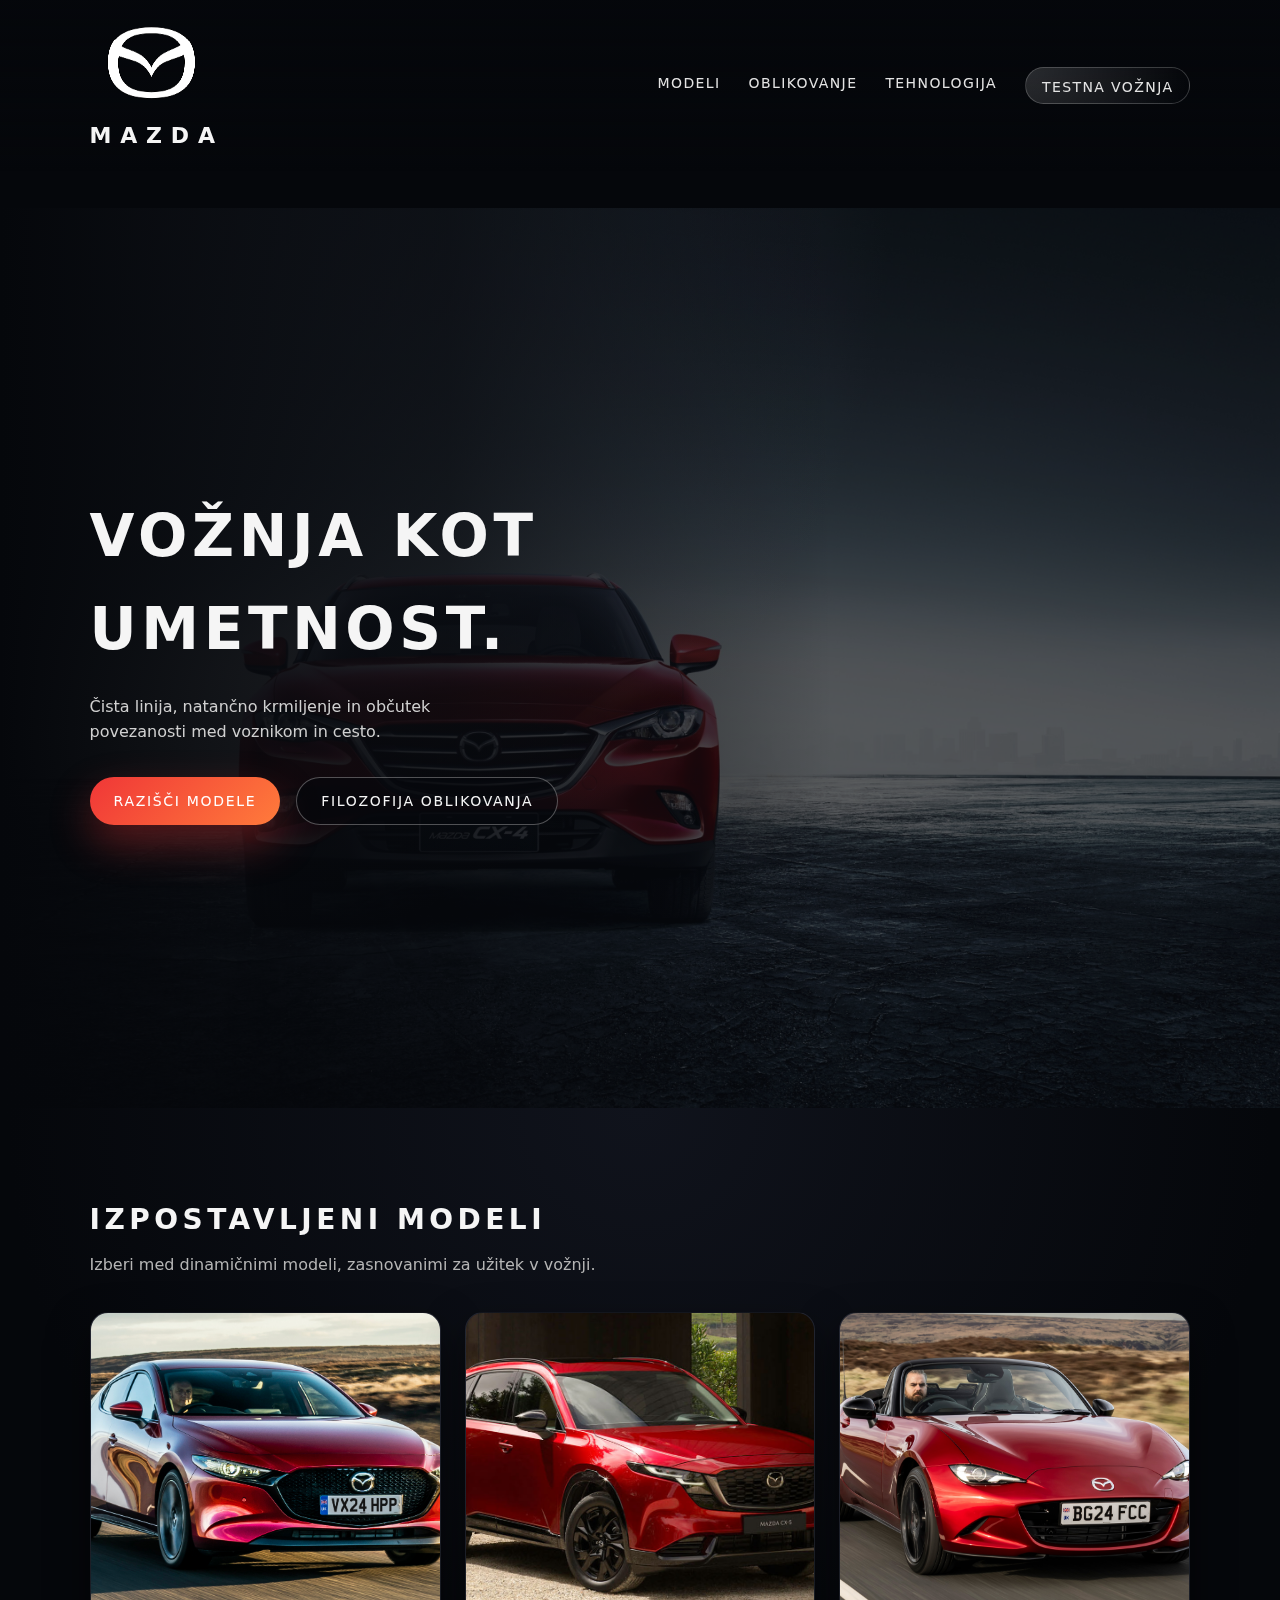
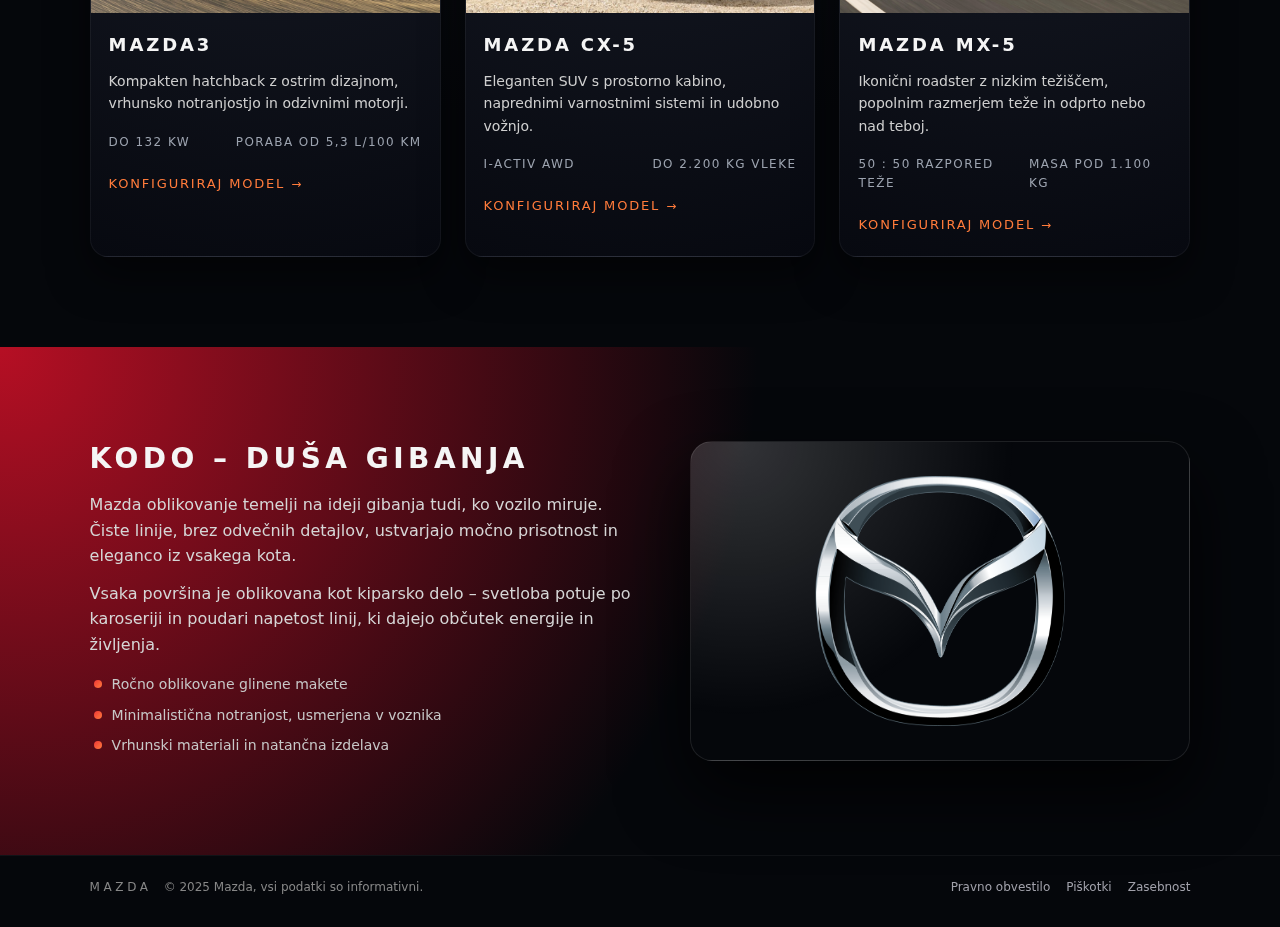
<file: index.html>
<!DOCTYPE html>
<html lang="sl">
<head>
    <meta charset="UTF-8">
    <title>Mazda – Vožnja, ki jo začutiš</title>
    <meta name="viewport" content="width=device-width, initial-scale=1.0">
    <link rel="stylesheet" href="css/style.css">
	<link rel="icon" type="image/x-icon" href="img/favicon.ico">
</head>
<body>
    <div id="loading-screen">
    <svg version="1.1"
         id="mazda-loader"
         xmlns="http://www.w3.org/2000/svg"
         viewBox="0 0 148 148"
         width="200"
         height="200">

        <path id="mazdaPath"
              d="M135.7,36.5c-0.5-0.6-1.2-1.3-1.7-1.9C119,18.5,94.5,15,73.9,15c-20.8,0-46,3.5-60.8,20.6c-0.2,0.3-0.5,0.6-0.7,0.9
              c-7.2,8.7-11.7,21-11.7,37.6c0,51.2,41.6,59.4,73.2,59.4c31.7,0,73.4-8.2,73.4-59.4C147.3,57.5,142.9,45.1,135.7,36.5z
              M26.2,44.6c9.9-15.2,28.6-18.9,47.7-18.9s37.5,3.5,47.5,18.4c0.2,0.3,0.4,0.7,0.6,1.1c-17.1,10.1-36.5,10.5-48.1,35.5
              C61.2,56.4,42,56.2,25.2,46.5C25.5,45.9,25.9,45.3,26.2,44.6z
              M73.9,122.8C45.5,123,19,114.8,19,74.1c0-3,0-6.1,0.5-8.7
              c0.1-0.6,0.3-1.2,0.4-1.8c9.5,3.4,18.9,6.6,28.5,9.8C59.6,78,67.1,84.6,73.9,99.4
              C80.7,84.6,88,77.1,99.3,72.5c9.7-3.4,19.2-6.9,28.9-10.3
              c0.1,0.2,0.1,0.5,0.2,0.7c0.5,3.3,0.7,7.2,0.7,11.2C129.2,114.8,102.3,123.1,73.9,122.8z"
              fill="transparent"
              stroke="black"
              stroke-width="2"/>
    </svg>
</div>
    <header class="main-header">
        <div class="logo">MAZDA<canvas id="myCanvas"></canvas></div>
        <nav class="nav">
            <a href="index.html">Modeli</a>
            <a href="oblikovanje.html">Oblikovanje</a>
            <a href="#technology">Tehnologija</a>
            <a href="#contact" class="nav-cta">Testna vožnja</a>
        </nav>
    </header>

    <section class="hero">
        <div class="hero-overlay"></div>
        <div class="hero-content">
            <h1>Vožnja kot umetnost.</h1>
            <p>Čista linija, natančno krmiljenje in občutek povezanosti med voznikom in cesto.</p>
            <div class="hero-buttons">
                <a href="#models" class="btn primary">Razišči modele</a>
                <a href="#design" class="btn secondary">Filozofija oblikovanja</a>
            </div>
        </div>
    </section>

    <section id="models" class="models-section">
        <h2>Izpostavljeni modeli</h2>
        <p class="section-subtitle">Izberi med dinamičnimi modeli, zasnovanimi za užitek v vožnji.</p>
        <div class="models-grid">
            <article class="model-card">
                <div class="model-image model-3"></div>
                <div class="model-info">
                    <h3>Mazda3</h3>
                    <p>Kompakten hatchback z ostrim dizajnom, vrhunsko notranjostjo in odzivnimi motorji.</p>
                    <div class="model-meta">
                        <span>do 132 kW</span>
                        <span>poraba od 5,3 l/100 km</span>
                    </div>
                    <a href="#" class="link">Konfiguriraj model</a>
                </div>
            </article>

            <article class="model-card">
                <div class="model-image cx-5"></div>
                <div class="model-info">
                    <h3>Mazda CX-5</h3>
                    <p>Eleganten SUV s prostorno kabino, naprednimi varnostnimi sistemi in udobno vožnjo.</p>
                    <div class="model-meta">
                        <span>i-ACTIV AWD</span>
                        <span>do 2.200 kg vleke</span>
                    </div>
                    <a href="#" class="link">Konfiguriraj model</a>
                </div>
            </article>

            <article class="model-card">
                <div class="model-image mx-5"></div>
                <div class="model-info">
                    <h3>Mazda MX-5</h3>
                    <p>Ikonični roadster z nizkim težiščem, popolnim razmerjem teže in odprto nebo nad teboj.</p>
                    <div class="model-meta">
                        <span>50 : 50 razpored teže</span>
                        <span>masa pod 1.100 kg</span>
                    </div>
                    <a href="#" class="link">Konfiguriraj model</a>
                </div>
            </article>
        </div>
    </section>

    <section id="design" class="design-section">
        <div class="design-text">
            <h2>KODO – Duša gibanja</h2>
            <p>
                Mazda oblikovanje temelji na ideji gibanja tudi, ko vozilo miruje. Čiste linije, brez odvečnih detajlov,
                ustvarjajo močno prisotnost in eleganco iz vsakega kota.
            </p>
            <p>
                Vsaka površina je oblikovana kot kiparsko delo – svetloba potuje po karoseriji in poudari napetost linij,
                ki dajejo občutek energije in življenja.
            </p>
            <ul class="design-list">
                <li><span>Ročno oblikovane glinene makete</span></li>
                <li><span>Minimalistična notranjost, usmerjena v voznika</span></li>
                <li><span>Vrhunski materiali in natančna izdelava</span></li>
            </ul>
        </div>
        <div class="design-image">
            <img src="img/mazda_logo.png" class="mazdalogopng" height="500px">
        </div>
    </section>

    <footer class="main-footer">
        <div class="footer-left">
            <span class="footer-logo">MAZDA</span>
            <span>© 2025 Mazda, vsi podatki so informativni.</span>
        </div>
        <div class="footer-right">
            <a href="#">Pravno obvestilo</a>
            <a href="#">Piškotki</a>
            <a href="#">Zasebnost</a>
        </div>
    </footer>
    <script src="js/script.js"></script>
</body>
</html>
</file>
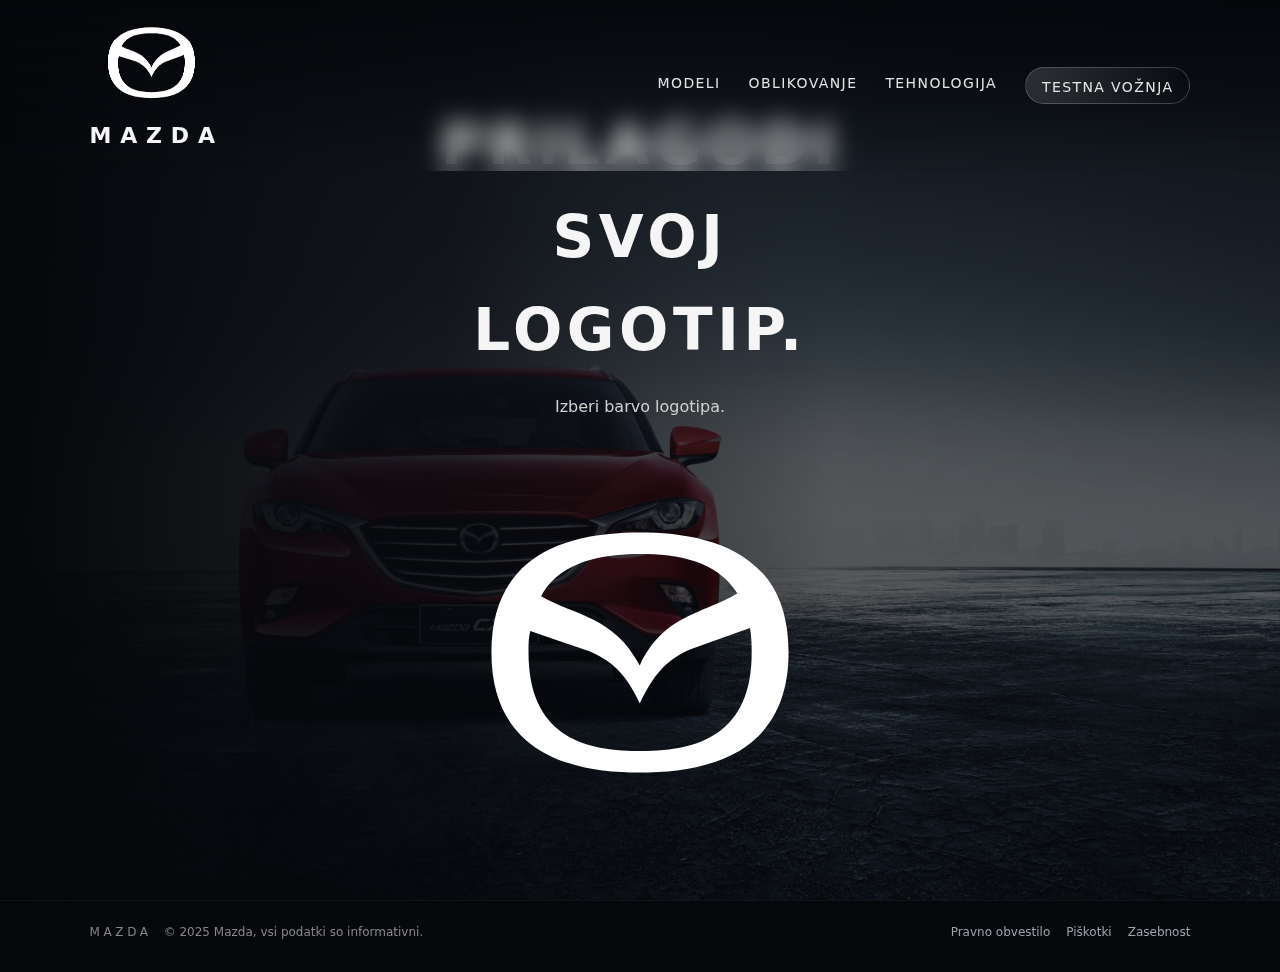
<file: oblikovanje.html>
<!DOCTYPE html>
<html lang="sl">

<head>
    <meta charset="UTF-8">
    <title>Mazda – Vožnja, ki jo začutiš</title>
    <meta name="viewport" content="width=device-width, initial-scale=1.0">
    <link rel="stylesheet" href="css/style.css">
    <link rel="icon" type="image/x-icon" href="img/favicon.ico">
</head>

<body>
    <!-- HEADER -->
    <header class="main-header">
        <div class="logo">MAZDA<canvas id="myCanvas"></canvas></div>
        <nav class="nav">
            <a href="index.html">Modeli</a>
            <a href="oblikovanje.html">Oblikovanje</a>
            <a href="#technology">Tehnologija</a>
            <a href="#contact" class="nav-cta">Testna vožnja</a>
        </nav>
    </header>

    <!-- HERO -->
    <section class="hero">
        <div class="hero-overlay"></div>

        <div class="hero-content sredina">
            <h1>Prilagodi svoj logotip.</h1>
            <p>Izberi barvo logotipa.</p>
            <div id="mojaTocka" style="width:50px;height:50px;background:rgba(0, 0, 0, 0);cursor:pointer;"></div>
            <input type="color" id="colorPicker" hidden>
            <!-- SVG LOGOTIP -->
            <svg version="1.1" xmlns="http://www.w3.org/2000/svg"
                viewBox="0 0 148 148" width="300" height="300">
                <path id="logo" d="M135.7,36.5c-0.5-0.6-1.2-1.3-1.7-1.9C119,18.5,94.5,15,73.9,15c-20.8,0-46,3.5-60.8,20.6c-0.2,0.3-0.5,0.6-0.7,0.9
                c-7.2,8.7-11.7,21-11.7,37.6c0,51.2,41.6,59.4,73.2,59.4c31.7,0,73.4-8.2,73.4-59.4C147.3,57.5,142.9,45.1,135.7,36.5z
                M26.2,44.6c9.9-15.2,28.6-18.9,47.7-18.9s37.5,3.5,47.5,18.4c0.2,0.3,0.4,0.7,0.6,1.1c-17.1,10.1-36.5,10.5-48.1,35.5
                C61.2,56.4,42,56.2,25.2,46.5C25.5,45.9,25.9,45.3,26.2,44.6z
                M73.9,122.8C45.5,123,19,114.8,19,74.1c0-3,0-6.1,0.5-8.7
                c0.1-0.6,0.3-1.2,0.4-1.8c9.5,3.4,18.9,6.6,28.5,9.8
                C59.6,78,67.1,84.6,73.9,99.4C80.7,84.6,88,77.1,99.3,72.5
                c9.7-3.4,19.2-6.9,28.9-10.3c0.1,0.2,0.1,0.5,0.2,0.7
                c0.5,3.3,0.7,7.2,0.7,11.2C129.2,114.8,102.3,123.1,73.9,122.8z"
                fill="white" />
            </svg>
        </div>
    </section>

    <!-- FOOTER -->
    <footer class="main-footer">
        <div class="footer-left">
            <span class="footer-logo">MAZDA</span>
            <span>© 2025 Mazda, vsi podatki so informativni.</span>
        </div>
        <div class="footer-right">
            <a href="#">Pravno obvestilo</a>
            <a href="#">Piškotki</a>
            <a href="#">Zasebnost</a>
        </div>
    </footer>

    <!-- JS -->
    <script src="js/script.js"></script>
    <script src="js/barva.js"></script>

</body>

</html>
</file>
<file: css/style.css>
/* Osnovne nastavitve */
* {
    box-sizing: border-box;
    margin: 0;
    padding: 0;
}

body {
    font-family: system-ui, -apple-system, BlinkMacSystemFont, "Segoe UI", sans-serif;
    background: #05070b;
    color: #f5f5f5;
    line-height: 1.6;
}

img {
    max-width: 100%;
    display: block;
}
.mazdalogopng{
    transform: scale(0.5);
}
a {
    text-decoration: none;
    color: inherit;
}

.logo {
    font-size: 22px;
    letter-spacing: 0.4em;
    font-weight: 600;
    display: flex;
    flex-direction: column-reverse;
}

#myCanvas{
    margin: auto;
    height: 100px;
    width: 100px;
}
.sredina {
    margin: auto;
    display: flex;
    flex-direction: column;
    align-items: center;
    text-align: center;
}
/* Layout */
.main-header {
    position: fixed;
    top: 0;
    left: 0;
    right: 0;
    z-index: 20;
    display: flex;
    justify-content: space-between;
    align-items: center;
    padding: 18px 7vw;
    background: linear-gradient(to bottom, rgba(5,7,11,0.96), rgba(5,7,11,0.5), transparent);
    backdrop-filter: blur(12px);
}
.nav {
    display: flex;
    gap: 28px;
    align-items: center;
    font-size: 14px;
    text-transform: uppercase;
    letter-spacing: 0.1em;
}

.nav a {
    position: relative;
    padding-bottom: 4px;
    color: #e4e4e4;
}

.nav a::after {
    content: "";
    position: absolute;
    left: 0;
    bottom: 0;
    width: 0;
    height: 2px;
    background: linear-gradient(90deg, #f03737, #ff7b3b);
    transition: width 0.25s ease;
}

.nav a:hover::after {
    width: 100%;
}

.nav-cta {
    padding: 8px 16px;
    border-radius: 999px;
    border: 1px solid rgba(255, 255, 255, 0.2);
    background: radial-gradient(circle at top left, rgba(255,255,255,0.15), transparent);
}

/* Hero sekcija */
.hero {
    position: relative;
    min-height: 100vh;
    padding: 0 7vw;
    display: flex;
    align-items: center;
    justify-content: flex-start;
    background: radial-gradient(circle at 10% 0%, #2b2f3a 0, #05070b 52%),
                radial-gradient(circle at 90% 100%, #b60f24 0, #05070b 50%);
    overflow: hidden;
}

.hero-overlay {
    position: absolute;
    inset: 0;
    background: url("../img/avto.jpg")
        center right/cover no-repeat;
    opacity: 0.35;
    mix-blend-mode: screen;
}

.hero::after {
    content: "";
    position: absolute;
    inset: 0;
    background: linear-gradient(90deg, #05070b 0, rgba(5,7,11,0.7) 35%, transparent 65%);
}

.hero-content {
    position: relative;
    max-width: 520px;
    z-index: 2;
}

.hero h1 {
    font-size: clamp(40px, 5vw, 58px);
    margin-bottom: 18px;
    letter-spacing: 0.08em;
    text-transform: uppercase;
}

.hero p {
    font-size: 16px;
    color: #d0d0d0;
    max-width: 420px;
    margin-bottom: 32px;
}

.hero-buttons {
    display: flex;
    gap: 16px;
}

.btn {
    display: inline-flex;
    align-items: center;
    justify-content: center;
    padding: 12px 24px;
    border-radius: 999px;
    font-size: 14px;
    letter-spacing: 0.12em;
    text-transform: uppercase;
    border: none;
    cursor: pointer;
    transition: transform 0.18s ease, box-shadow 0.18s ease, background 0.18s ease;
}

.btn.primary {
    background: linear-gradient(135deg, #f03737, #ff7b3b);
    color: #fff;
    box-shadow: 0 18px 40px rgba(240, 55, 55, 0.35);
}

.btn.primary:hover {
    transform: translateY(-1px);
    box-shadow: 0 26px 55px rgba(240, 55, 55, 0.4);
}

.btn.secondary {
    border: 1px solid rgba(255, 255, 255, 0.3);
    background: rgba(5,7,11,0.6);
    color: #f5f5f5;
}

.btn.secondary:hover {
    background: rgba(255,255,255,0.1);
}

.btn.full-width {
    width: 100%;
}

/* Sekcije */
section {
    padding: 90px 7vw;
}

.models-section,
.technology-section {
    background: radial-gradient(circle at top, #10131c 0, #05070b 60%);
}

.models-section h2,
.technology-section h2,
.design-section h2,
.contact-section h2 {
    font-size: 28px;
    text-transform: uppercase;
    letter-spacing: 0.16em;
    margin-bottom: 10px;
}

.section-subtitle {
    color: #b5b5b5;
    max-width: 540px;
    margin-bottom: 34px;
}

/* Modeli */
.models-grid {
    display: grid;
    grid-template-columns: repeat(3, minmax(0, 1fr));
    gap: 24px;
}

.model-card {
    background: radial-gradient(circle at top, #232633 0, #10131c 50%, #070910 100%);
    border-radius: 18px;
    overflow: hidden;
    border: 1px solid rgba(255,255,255,0.05);
    display: flex;
    flex-direction: column;
    min-height: 320px;
    box-shadow: 0 18px 40px rgba(0,0,0,0.5);
}

.model-image {
    height: 300px;
    background-size: cover;
    background-position: center;
}

.model-3 {
    background-image: url(../img/mazda3.jpg);
}

.cx-5 {
    background-image: url(../img/mazdacx5.jpg);
}

.mx-5 {
    background-image: url(../img/mazdamx5.jpg);
}

.model-info {
    padding: 18px 18px 20px;
    display: flex;
    flex-direction: column;
    gap: 10px;
}

.model-info h3 {
    font-size: 18px;
    letter-spacing: 0.16em;
    text-transform: uppercase;
}

.model-info p {
    font-size: 14px;
    color: #cfcfcf;
}

.model-meta {
    display: flex;
    justify-content: space-between;
    margin-top: 8px;
    font-size: 12px;
    text-transform: uppercase;
    letter-spacing: 0.12em;
    color: #9ca3af;
}

.link {
    margin-top: 12px;
    font-size: 13px;
    display: inline-flex;
    align-items: center;
    gap: 6px;
    text-transform: uppercase;
    letter-spacing: 0.14em;
    color: #ff7b3b;
}

.link::after {
    content: "→";
    font-size: 12px;
}

/* Design sekcija */
.design-section {
    display: grid;
    grid-template-columns: minmax(0, 1.1fr) minmax(0, 1fr);
    gap: 50px;
    align-items: center;
    background: radial-gradient(circle at 0 0, #b60f24 0, #05070b 55%);
}

.design-text p {
    margin-bottom: 12px;
    color: #d6d6d6;
}

.design-list {
    list-style: none;
    margin-top: 16px;
}

.design-list li {
    position: relative;
    padding-left: 22px;
    margin-bottom: 8px;
    font-size: 14px;
    color: #c7c7c7;
}

.design-list li::before {
    content: "";
    position: absolute;
    left: 4px;
    top: 7px;
    width: 8px;
    height: 8px;
    border-radius: 999px;
    background: linear-gradient(135deg, #f03737, #ff7b3b);
}

.design-image {
    height: 320px;
    border-radius: 22px;
    background:
        radial-gradient(circle at 10% 0%, rgba(255,255,255,0.18) 0, transparent 50%),
        center/cover no-repeat;
    box-shadow: 0 30px 70px rgba(0,0,0,0.8);
    border: 1px solid rgba(255,255,255,0.1);
    display: flex;
    align-items: center;
    justify-content: center;
}
/* Footer */
.main-footer {
    display: flex;
    justify-content: space-between;
    align-items: center;
    padding: 22px 7vw 30px;
    font-size: 12px;
    color: #878787;
    background: #05070b;
    border-top: 1px solid rgba(255,255,255,0.05);
}

.footer-left {
    display: flex;
    align-items: center;
    gap: 12px;
}

.footer-logo {
    letter-spacing: 0.3em;
    text-transform: uppercase;
}

.footer-right {
    display: flex;
    gap: 16px;
}

.footer-right a {
    color: #a1a1aa;
}

/* Responsive */
@media (max-width: 1024px) {
    .models-grid {
        grid-template-columns: repeat(2, minmax(0, 1fr));
    }

    .design-section {
        grid-template-columns: minmax(0, 1.1fr);
    }

    .design-image {
        order: -1;
    }

    .technology-grid {
        grid-template-columns: repeat(2, minmax(0, 1fr));
    }

    .nav {
        gap: 18px;
    }
}

@media (max-width: 768px) {
    .main-header {
        padding-inline: 16px;
    }

    .hero {
        padding-inline: 16px;
        align-items: flex-end;
        padding-bottom: 80px;
    }

    .hero::after {
        background: linear-gradient(0deg, #05070b 10%, rgba(5,7,11,0.7) 45%, transparent 80%);
    }

    section {
        padding-inline: 16px;
    }

    .models-grid,
    .technology-grid {
        grid-template-columns: minmax(0, 1fr);
    }

    .form-row {
        grid-template-columns: minmax(0, 1fr);
    }

    .nav {
        display: none; /* za resno stran bi naredili mobilni meni */
    }

    .main-footer {
        flex-direction: column;
        gap: 10px;
        align-items: flex-start;
    }
}
</file>
